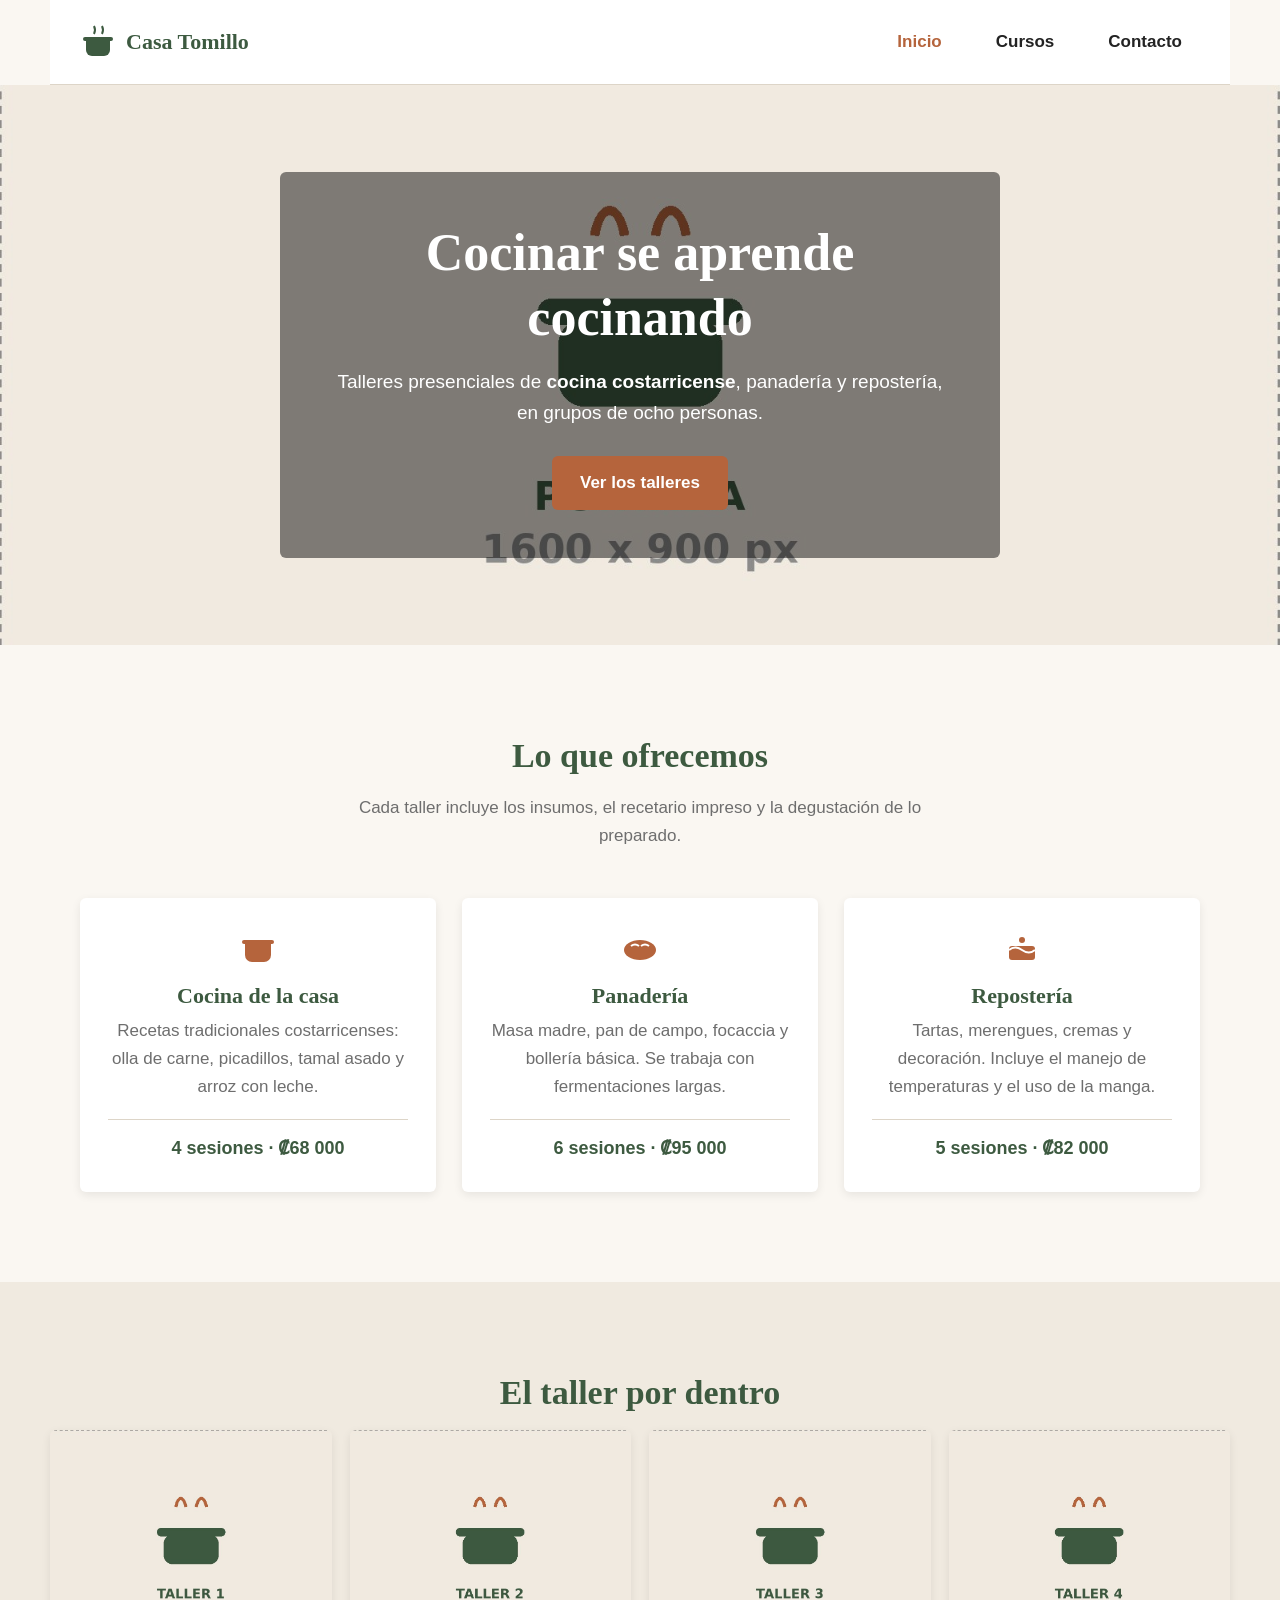
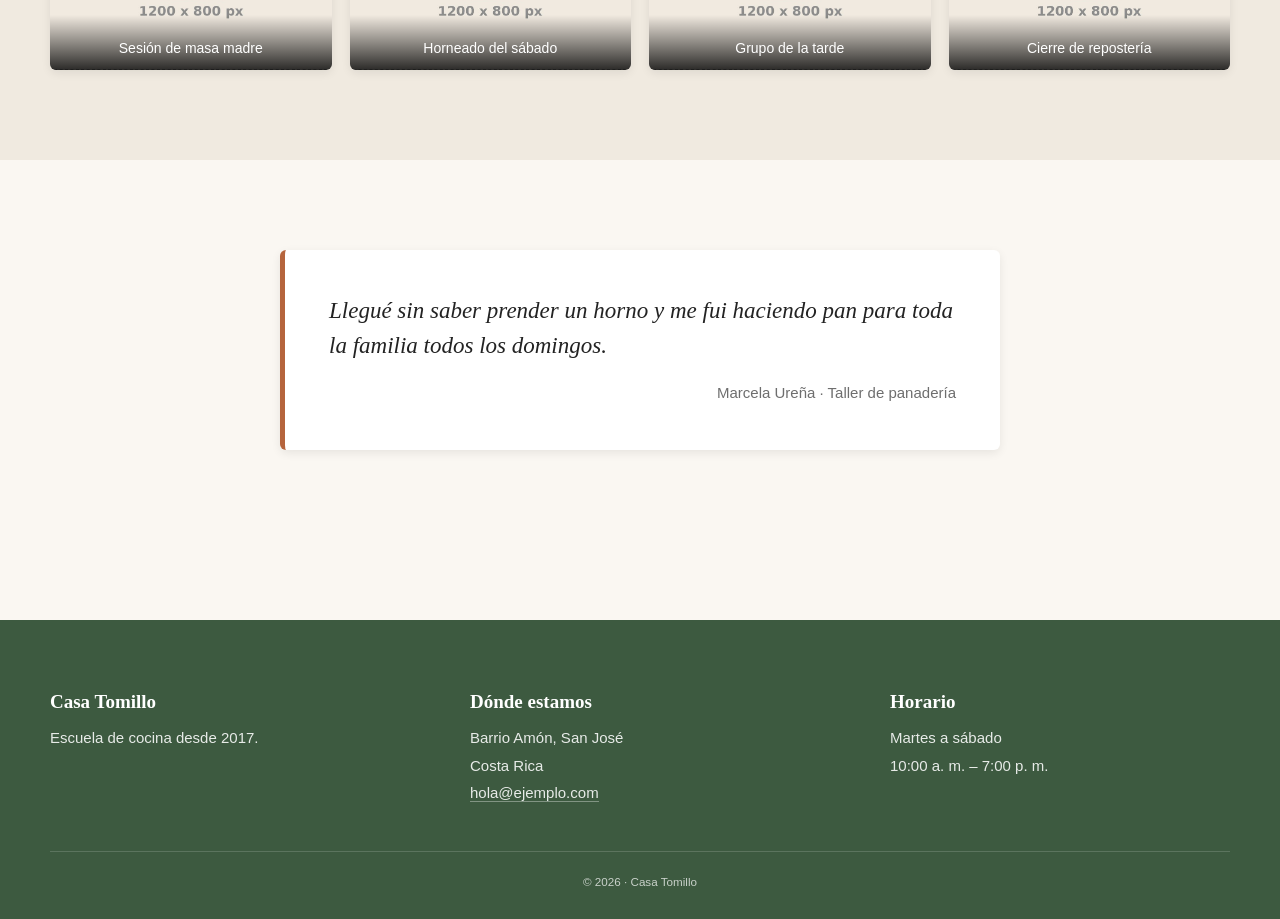
<file: UA1/casa tomillo/index.html>
<!DOCTYPE html>
<html lang="es">

<head>
  <meta charset="UTF-8">
  <meta name="author" content="Escriba aquí su nombre completo">
  <meta name="description" content="Casa Tomillo: escuela de cocina con talleres presenciales en San José.">
  <meta name="keywords" content="cocina, talleres, escuela, gastronomía, Costa Rica">

  <title>Inicio | Casa Tomillo</title>

  <link rel="icon" href="recursos/favicon.png" type="image/png">
  <link rel="stylesheet" href="css/estilos.css">
</head>

<body>

  <!-- ═══ CABECERA · igual en las tres páginas ═══ -->
  <header id="cabecera" class="cabecera">

    <a href="index.html" class="marca">
      <svg class="marca-icono" width="36" height="36" viewBox="0 0 36 36"
           xmlns="http://www.w3.org/2000/svg" role="img"
           aria-label="Logo de Casa Tomillo: una olla con vapor">
        <path d="M6 16 h24 v10 a6 6 0 0 1 -6 6 h-12 a6 6 0 0 1 -6 -6 z" fill="currentColor"/>
        <rect x="3" y="13" width="30" height="4" rx="2" fill="currentColor"/>
        <path d="M14 10 q2 -4 0 -8" stroke="currentColor" stroke-width="2" fill="none"/>
        <path d="M22 10 q2 -4 0 -8" stroke="currentColor" stroke-width="2" fill="none"/>
      </svg>
      <span class="marca-texto">Casa Tomillo</span>
    </a>

    <nav class="navegacion" aria-label="Navegación principal">
      <ul class="menu">
        <li><a href="index.html" class="menu-enlace activo">Inicio</a></li>
        <li><a href="cursos.html" class="menu-enlace">Cursos</a></li>
        <li><a href="contacto.html" class="menu-enlace">Contacto</a></li>
      </ul>
    </nav>

  </header>

  <main id="contenido">

    <!-- ═══ PORTADA ═══ -->
    <section id="portada" class="portada">
      <div class="portada-caja">
        <h1 class="portada-titulo">Cocinar se aprende cocinando</h1>
        <p class="portada-bajada">
          Talleres presenciales de <strong>cocina costarricense</strong>,
          panadería y repostería, en grupos de ocho personas.
        </p>
        <a href="cursos.html" class="boton boton-principal">Ver los talleres</a>
      </div>
    </section>

    <!-- ═══ TRES PROPUESTAS · maquetadas con Flexbox ═══ -->
    <section id="propuestas" class="seccion">
      <h2 class="seccion-titulo">Lo que ofrecemos</h2>
      <p class="seccion-entrada">
        Cada taller incluye los insumos, el recetario impreso y la degustación
        de lo preparado.
      </p>

      <div class="fila-propuestas">

        <article class="tarjeta">
          <svg class="tarjeta-icono" width="42" height="42" viewBox="0 0 42 42"
               xmlns="http://www.w3.org/2000/svg" role="img" aria-label="Icono de olla">
            <path d="M8 18 h26 v11 a7 7 0 0 1 -7 7 h-12 a7 7 0 0 1 -7 -7 z" fill="currentColor"/>
            <rect x="5" y="14" width="32" height="4" rx="2" fill="currentColor"/>
          </svg>
          <h3 class="tarjeta-titulo">Cocina de la casa</h3>
          <p class="tarjeta-texto">
            Recetas tradicionales costarricenses: olla de carne, picadillos,
            tamal asado y arroz con leche.
          </p>
          <p class="tarjeta-dato">4 sesiones · ₡68 000</p>
        </article>

        <article class="tarjeta">
          <svg class="tarjeta-icono" width="42" height="42" viewBox="0 0 42 42"
               xmlns="http://www.w3.org/2000/svg" role="img" aria-label="Icono de pan">
            <ellipse cx="21" cy="24" rx="16" ry="10" fill="currentColor"/>
            <path d="M12 20 q4 -3 8 0 M22 20 q4 -3 8 0" stroke="#FFFFFF"
                  stroke-width="2" fill="none"/>
          </svg>
          <h3 class="tarjeta-titulo">Panadería</h3>
          <p class="tarjeta-texto">
            Masa madre, pan de campo, focaccia y bollería básica. Se trabaja
            con fermentaciones largas.
          </p>
          <p class="tarjeta-dato">6 sesiones · ₡95 000</p>
        </article>

        <article class="tarjeta">
          <svg class="tarjeta-icono" width="42" height="42" viewBox="0 0 42 42"
               xmlns="http://www.w3.org/2000/svg" role="img" aria-label="Icono de pastel">
            <rect x="8" y="20" width="26" height="14" rx="3" fill="currentColor"/>
            <path d="M8 24 q6 -5 13 0 q7 5 13 0" stroke="#FFFFFF" stroke-width="2" fill="none"/>
            <circle cx="21" cy="14" r="3" fill="currentColor"/>
          </svg>
          <h3 class="tarjeta-titulo">Repostería</h3>
          <p class="tarjeta-texto">
            Tartas, merengues, cremas y decoración. Incluye el manejo de
            temperaturas y el uso de la manga.
          </p>
          <p class="tarjeta-dato">5 sesiones · ₡82 000</p>
        </article>

      </div>
    </section>

    <!-- ═══ GALERÍA · maquetada con Grid ═══ -->
    <section id="galeria" class="seccion seccion-alterna">
      <h2 class="seccion-titulo">El taller por dentro</h2>

      <div class="rejilla-galeria">

        <figure class="pieza">
          <img src="recursos/taller-1.jpg" alt="Manos amasando pan sobre una mesa de madera"
               width="1200" height="800">
          <figcaption class="pieza-pie">Sesión de masa madre</figcaption>
        </figure>

        <figure class="pieza">
          <img src="recursos/taller-2.jpg" alt="Bandeja de panes recién horneados"
               width="1200" height="800">
          <figcaption class="pieza-pie">Horneado del sábado</figcaption>
        </figure>

        <figure class="pieza">
          <img src="recursos/taller-3.jpg" alt="Grupo de participantes cocinando en la mesa central"
               width="1200" height="800">
          <figcaption class="pieza-pie">Grupo de la tarde</figcaption>
        </figure>

        <figure class="pieza">
          <img src="recursos/taller-4.jpg" alt="Detalle de una tarta decorada con frutas"
               width="1200" height="800">
          <figcaption class="pieza-pie">Cierre de repostería</figcaption>
        </figure>

      </div>
    </section>

    <!-- ═══ TESTIMONIO ═══ -->
    <section id="testimonio" class="seccion">
      <blockquote class="cita">
        <p class="cita-texto">
          Llegué sin saber prender un horno y me fui haciendo pan para toda
          la familia todos los domingos.
        </p>
        <footer class="cita-autoria">Marcela Ureña · Taller de panadería</footer>
      </blockquote>
    </section>

  </main>

  <!-- ═══ PIE · igual en las tres páginas ═══ -->
  <footer id="pie" class="pie">
    <div class="pie-columnas">

      <div class="pie-bloque">
        <h2 class="pie-titulo">Casa Tomillo</h2>
        <p class="pie-texto">Escuela de cocina desde 2017.</p>
      </div>

      <div class="pie-bloque">
        <h2 class="pie-titulo">Dónde estamos</h2>
        <address class="pie-datos">
          Barrio Amón, San José<br>
          Costa Rica<br>
          <a href="mailto:hola@ejemplo.com" class="pie-enlace">hola@ejemplo.com</a>
        </address>
      </div>

      <div class="pie-bloque">
        <h2 class="pie-titulo">Horario</h2>
        <p class="pie-texto">
          Martes a sábado<br>
          10:00 a. m. – 7:00 p. m.
        </p>
      </div>

    </div>

    <p class="pie-creditos"><small>&copy; 2026 · Casa Tomillo</small></p>
  </footer>
<script src="js/app.js"></script>
</body>

</html>
</file>
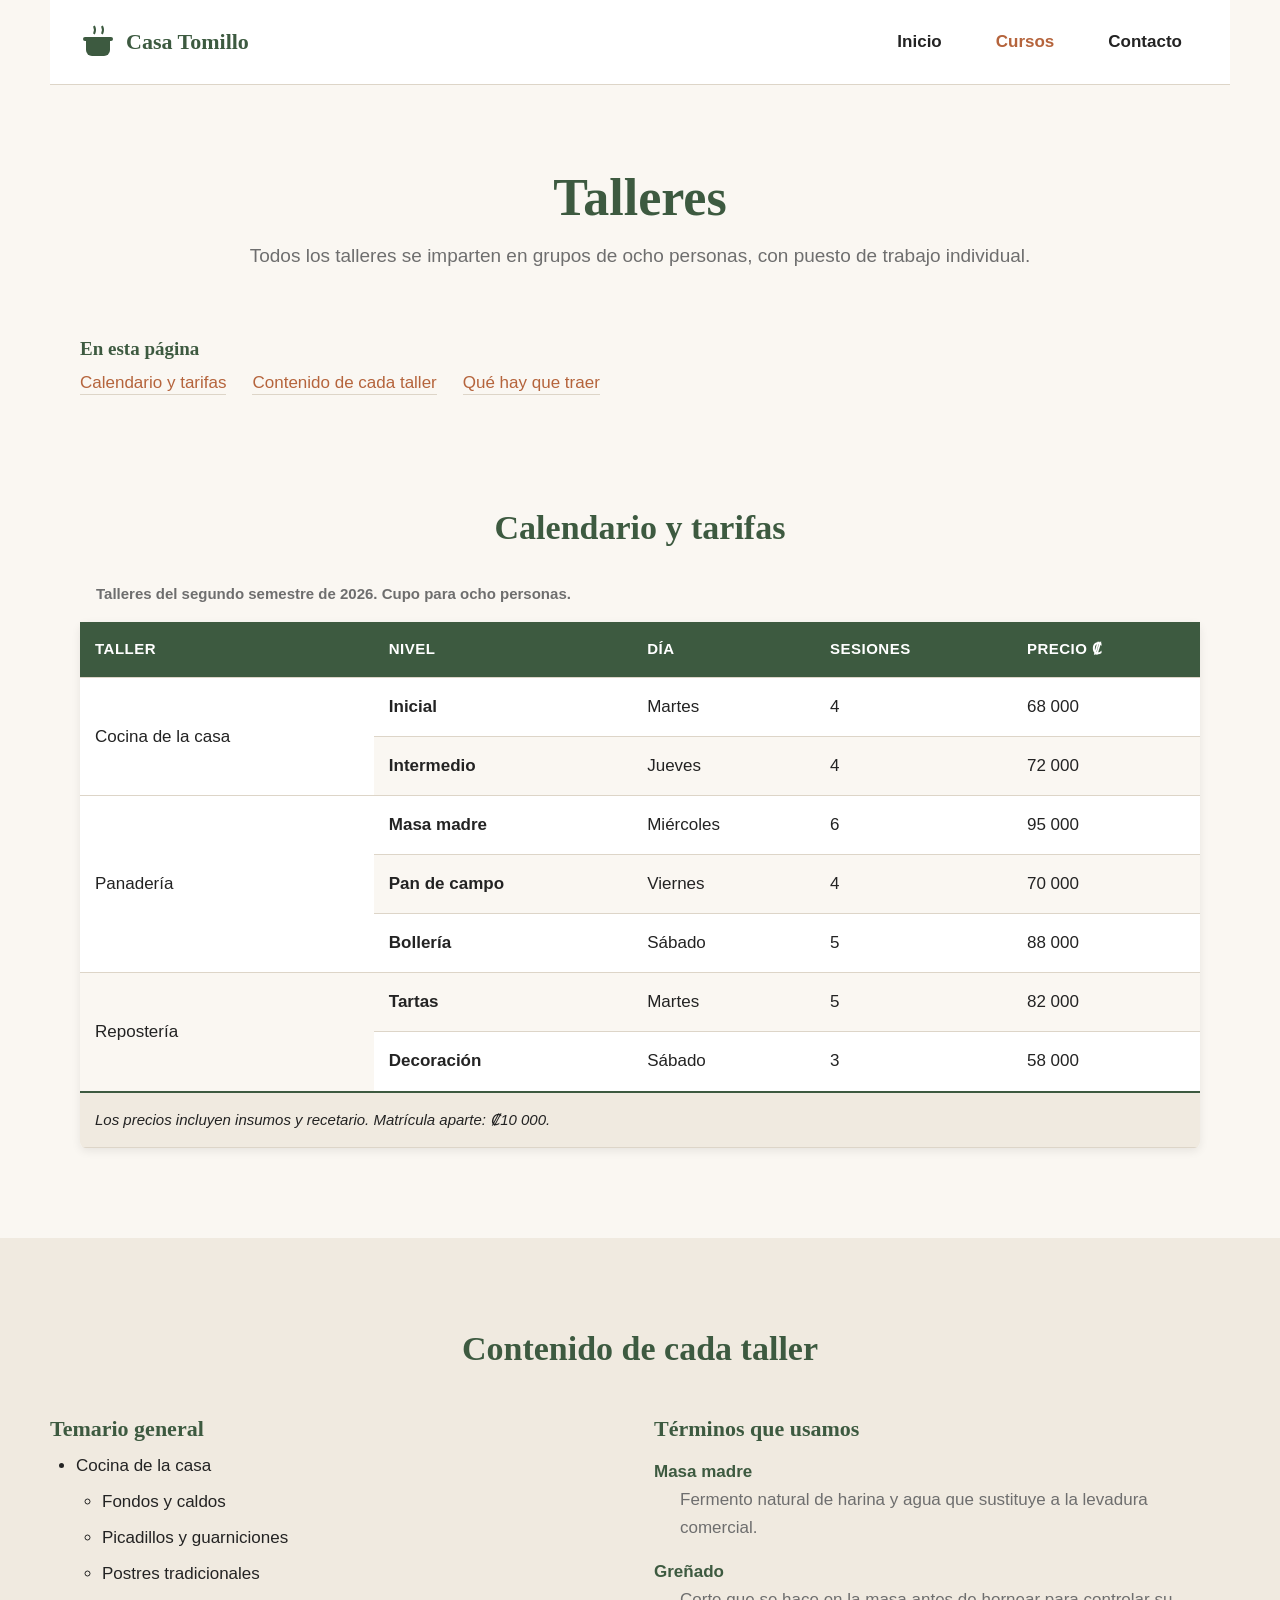
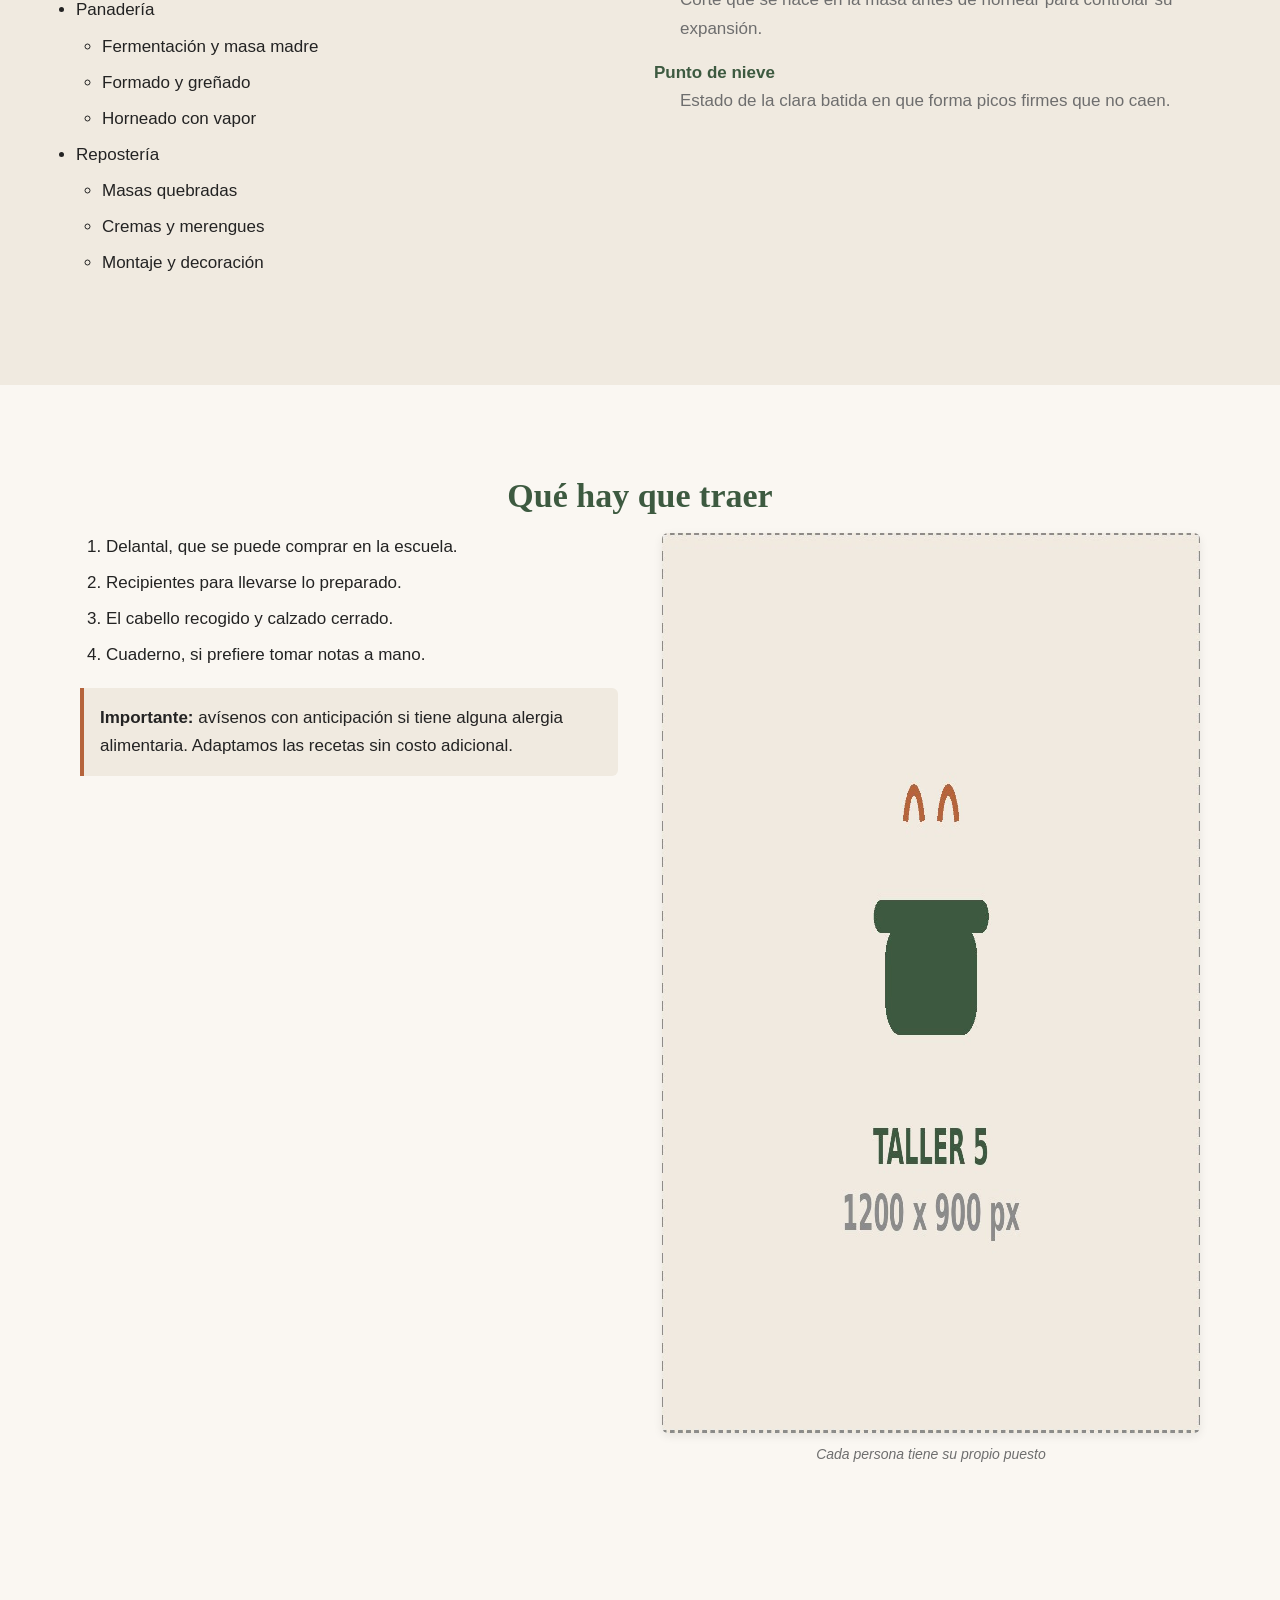
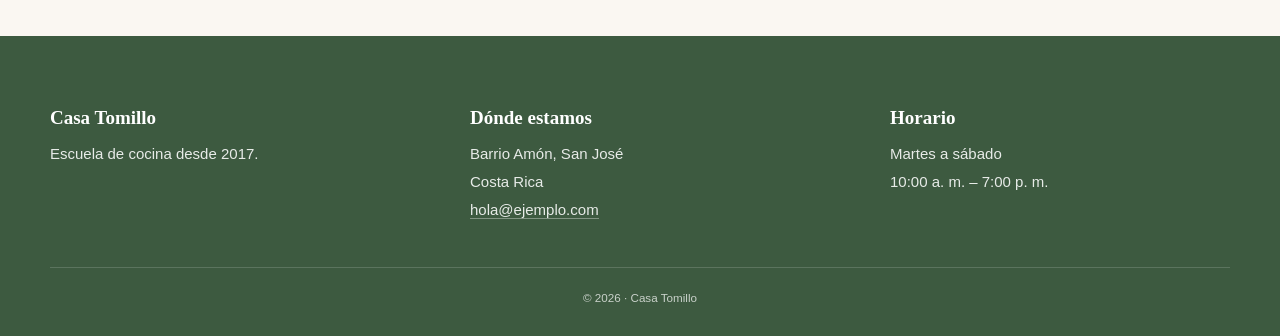
<file: UA1/casa tomillo/cursos.html>
<!doctype html>
<html lang="es">
  <head>
    <meta charset="UTF-8" />
    <meta name="author" content="Escriba aquí su nombre completo" />
    <meta
      name="description"
      content="Talleres de cocina, panadería y repostería: contenidos, horarios y tarifas."
    />
    <meta
      name="keywords"
      content="talleres, cursos, cocina, panadería, repostería"
    />

    <title>Cursos | Casa Tomillo</title>

    <link rel="icon" href="recursos/favicon.png" type="image/png" />
    <link rel="stylesheet" href="css/estilos.css" />
  </head>

  <body>
    <header id="cabecera" class="cabecera">
      <a href="index.html" class="marca">
        <svg
          class="marca-icono"
          width="36"
          height="36"
          viewBox="0 0 36 36"
          xmlns="http://www.w3.org/2000/svg"
          role="img"
          aria-label="Logo de Casa Tomillo: una olla con vapor"
        >
          <path
            d="M6 16 h24 v10 a6 6 0 0 1 -6 6 h-12 a6 6 0 0 1 -6 -6 z"
            fill="currentColor"
          />
          <rect x="3" y="13" width="30" height="4" rx="2" fill="currentColor" />
          <path
            d="M14 10 q2 -4 0 -8"
            stroke="currentColor"
            stroke-width="2"
            fill="none"
          />
          <path
            d="M22 10 q2 -4 0 -8"
            stroke="currentColor"
            stroke-width="2"
            fill="none"
          />
        </svg>
        <span class="marca-texto">Casa Tomillo</span>
      </a>

      <nav class="navegacion" aria-label="Navegación principal">
        <ul class="menu">
          <li><a href="index.html" class="menu-enlace">Inicio</a></li>
          <li><a href="cursos.html" class="menu-enlace activo">Cursos</a></li>
          <li><a href="contacto.html" class="menu-enlace">Contacto</a></li>
        </ul>
      </nav>
    </header>

    <main id="contenido">
      <section id="intro" class="pagina-encabezado">
        <h1 class="pagina-titulo">Talleres</h1>
        <p class="pagina-bajada">
          Todos los talleres se imparten en grupos de ocho personas, con puesto
          de trabajo individual.
        </p>
      </section>

      <!-- ═══ ÍNDICE INTERNO ═══ -->
      <nav class="indice" aria-label="Contenido de la página">
        <h2 class="indice-titulo">En esta página</h2>
        <ul class="indice-lista">
          <li><a href="#calendario">Calendario y tarifas</a></li>
          <li><a href="#contenidos">Contenido de cada taller</a></li>
          <li><a href="#requisitos">Qué hay que traer</a></li>
        </ul>
      </nav>

      <!-- ═══ LA TABLA ═══ -->
      <section id="calendario" class="seccion">
        <h2 class="seccion-titulo">Calendario y tarifas</h2>

        <table class="tabla">
          <caption class="tabla-titulo">
            Talleres del segundo semestre de 2026. Cupo para ocho personas.
          </caption>

          <thead>
            <tr>
              <th scope="col">Taller</th>
              <th scope="col">Nivel</th>
              <th scope="col">Día</th>
              <th scope="col">Sesiones</th>
              <th scope="col">Precio ₡</th>
            </tr>
          </thead>

          <tbody>
            <tr>
              <td rowspan="2">Cocina de la casa</td>
              <th scope="row">Inicial</th>
              <td>Martes</td>
              <td>4</td>
              <td>68 000</td>
            </tr>
            <tr>
              <th scope="row">Intermedio</th>
              <td>Jueves</td>
              <td>4</td>
              <td>72 000</td>
            </tr>

            <tr>
              <td rowspan="3">Panadería</td>
              <th scope="row">Masa madre</th>
              <td>Miércoles</td>
              <td>6</td>
              <td>95 000</td>
            </tr>
            <tr>
              <th scope="row">Pan de campo</th>
              <td>Viernes</td>
              <td>4</td>
              <td>70 000</td>
            </tr>
            <tr>
              <th scope="row">Bollería</th>
              <td>Sábado</td>
              <td>5</td>
              <td>88 000</td>
            </tr>

            <tr>
              <td rowspan="2">Repostería</td>
              <th scope="row">Tartas</th>
              <td>Martes</td>
              <td>5</td>
              <td>82 000</td>
            </tr>
            <tr>
              <th scope="row">Decoración</th>
              <td>Sábado</td>
              <td>3</td>
              <td>58 000</td>
            </tr>
          </tbody>

          <tfoot>
            <tr>
              <td colspan="5">
                Los precios incluyen insumos y recetario. Matrícula aparte: ₡10
                000.
              </td>
            </tr>
          </tfoot>
        </table>
      </section>

      <!-- ═══ LISTAS ═══ -->
      <section id="contenidos" class="seccion seccion-alterna">
        <h2 class="seccion-titulo">Contenido de cada taller</h2>

        <div class="dos-columnas">
          <div class="columna">
            <h3 class="subtitulo">Temario general</h3>
            <ul class="lista-temario">
              <li>
                Cocina de la casa
                <ul>
                  <li>Fondos y caldos</li>
                  <li>Picadillos y guarniciones</li>
                  <li>Postres tradicionales</li>
                </ul>
              </li>
              <li>
                Panadería
                <ul>
                  <li>Fermentación y masa madre</li>
                  <li>Formado y greñado</li>
                  <li>Horneado con vapor</li>
                </ul>
              </li>
              <li>
                Repostería
                <ul>
                  <li>Masas quebradas</li>
                  <li>Cremas y merengues</li>
                  <li>Montaje y decoración</li>
                </ul>
              </li>
            </ul>
          </div>

          <div class="columna">
            <h3 class="subtitulo">Términos que usamos</h3>
            <dl class="glosario">
              <dt class="glosario-termino">Masa madre</dt>
              <dd class="glosario-definicion">
                Fermento natural de harina y agua que sustituye a la levadura
                comercial.
              </dd>

              <dt class="glosario-termino">Greñado</dt>
              <dd class="glosario-definicion">
                Corte que se hace en la masa antes de hornear para controlar su
                expansión.
              </dd>

              <dt class="glosario-termino">Punto de nieve</dt>
              <dd class="glosario-definicion">
                Estado de la clara batida en que forma picos firmes que no caen.
              </dd>
            </dl>
          </div>
        </div>
      </section>

      <!-- ═══ REQUISITOS ═══ -->
      <section id="requisitos" class="seccion">
        <h2 class="seccion-titulo">Qué hay que traer</h2>

        <div class="dos-columnas">
          <div class="columna">
            <ol class="lista-requisitos">
              <li>Delantal, que se puede comprar en la escuela.</li>
              <li>Recipientes para llevarse lo preparado.</li>
              <li>El cabello recogido y calzado cerrado.</li>
              <li>Cuaderno, si prefiere tomar notas a mano.</li>
            </ol>

            <p class="aviso-taller">
              <strong>Importante:</strong> avísenos con anticipación si tiene
              alguna alergia alimentaria. Adaptamos las recetas sin costo
              adicional.
            </p>
          </div>

          <figure class="columna-figura">
            <img
              src="recursos/taller-5.jpg"
              alt="Puesto de trabajo individual con utensilios ordenados"
              width="1200"
              height="900"
            />
            <figcaption class="figura-pie">
              Cada persona tiene su propio puesto
            </figcaption>
          </figure>
        </div>
      </section>
    </main>

    <footer id="pie" class="pie">
      <div class="pie-columnas">
        <div class="pie-bloque">
          <h2 class="pie-titulo">Casa Tomillo</h2>
          <p class="pie-texto">Escuela de cocina desde 2017.</p>
        </div>

        <div class="pie-bloque">
          <h2 class="pie-titulo">Dónde estamos</h2>
          <address class="pie-datos">
            Barrio Amón, San José<br />
            Costa Rica<br />
            <a href="mailto:hola@ejemplo.com" class="pie-enlace"
              >hola@ejemplo.com</a
            >
          </address>
        </div>

        <div class="pie-bloque">
          <h2 class="pie-titulo">Horario</h2>
          <p class="pie-texto">
            Martes a sábado<br />
            10:00 a. m. – 7:00 p. m.
          </p>
        </div>
      </div>

      <p class="pie-creditos"><small>&copy; 2026 · Casa Tomillo</small></p>
    </footer>

    <script src="js/app.js"></script>
  </body>
</html>
</file>
<file: UA1/casa tomillo/css/estilos.css>
/* ═══════════════════════════════════════════════════════════════════════
   CASA TOMILLO · HOJA DE ESTILOS
   Escuela de cocina · San José, Costa Rica

   Esta hoja produce un sitio que se ve correctamente en un monitor de
   escritorio. Fue escrita antes de que el proyecto contemplara el uso
   desde teléfonos.
   ═══════════════════════════════════════════════════════════════════════ */


/* ─── RESET ──────────────────────────────────────────────────────────── */
* {
  margin: 0;
  padding: 0;
  box-sizing: border-box;
}


/* ─── VARIABLES ──────────────────────────────────────────────────────── */
:root {
  --verde:        #3D5A40;
  --verde-oscuro: #2A3F2C;
  --terracota:    #B5643C;
  --terracota-os: #94502F;
  --tinta:        #232323;
  --suave:        #6E6E6E;
  --crema:        #FAF7F2;
  --crema-alt:    #F0EAE0;
  --linea:        #DDD5C8;
  --blanco:       #FFFFFF;

  --fuente-titulo: Georgia, 'Times New Roman', serif;
  --fuente-texto:  'Segoe UI', Arial, sans-serif;

  --radio:  6px;
  --sombra: 0 3px 10px rgba(0, 0, 0, 0.08);
  --sombra-alta: 0 8px 20px rgba(0, 0, 0, 0.14);
}


/* ─── BASE ───────────────────────────────────────────────────────────── */
body {
  font-family: var(--fuente-texto);
  font-size: 17px;
  line-height: 1.65;
  color: var(--tinta);
  background-color: var(--crema);
}

h1, h2, h3 {
  font-family: var(--fuente-titulo);
  line-height: 1.25;
  color: var(--verde);
}

h1 { font-size: 52px; }
h2 { font-size: 34px; }
h3 { font-size: 22px; }

p { margin-bottom: 18px; }

a {
  color: var(--terracota);
  text-decoration: none;
}

img {
  display: block;
}


/* ─── CONTENEDORES ───────────────────────────────────────────────────── */
.seccion {
  width: 1180px;
  margin-left: auto;
  margin-right: auto;
  padding: 90px 30px;
}

.seccion-alterna {
  background-color: var(--crema-alt);
  width: 100%;
}

.seccion-alterna > * {
  width: 1180px;
  margin-left: auto;
  margin-right: auto;
}

.seccion-titulo {
  text-align: center;
  margin-bottom: 16px;
}

.seccion-entrada {
  width: 640px;
  margin-left: auto;
  margin-right: auto;
  margin-bottom: 48px;
  text-align: center;
  color: var(--suave);
}

.pagina-encabezado {
  width: 1180px;
  margin: 0 auto;
  padding: 80px 30px 48px;
  text-align: center;
}

.pagina-titulo   { margin-bottom: 10px; }
.pagina-bajada   { color: var(--suave); font-size: 19px; }
.subtitulo       { margin-top: 28px; margin-bottom: 10px; }


/* ─── CABECERA ───────────────────────────────────────────────────────── */
.cabecera {
  display: flex;
  justify-content: space-between;
  align-items: center;
  width: 1180px;
  margin: 0 auto;
  padding: 18px 30px;
  background-color: var(--blanco);
  border-bottom: 1px solid var(--linea);
}

.marca {
  display: flex;
  align-items: center;
  gap: 10px;
  color: var(--verde);
}

.marca-icono { color: var(--verde); }

.marca-texto {
  font-family: var(--fuente-titulo);
  font-size: 22px;
  font-weight: 700;
}

.navegacion {
  display: flex;
  align-items: center;
}

.menu {
  display: flex;
  gap: 18px;
  list-style: none;
}

.menu-enlace {
  display: inline-block;
  padding: 10px 18px;
  color: var(--tinta);
  font-weight: 600;
  border-radius: var(--radio);
  transition: background-color 0.25s ease, color 0.25s ease;
}

.menu-enlace:hover {
  background-color: var(--crema-alt);
  color: var(--verde);
}

.menu-enlace:focus {
  outline: 2px solid var(--terracota);
  outline-offset: 2px;
}

.menu-enlace.activo { color: var(--terracota); }


/* ─── PORTADA ────────────────────────────────────────────────────────── */
.portada {
  background-color: var(--verde);
  background-image: url('../recursos/portada.jpg');
  background-size: cover;
  background-position: center;
  background-repeat: no-repeat;
  height: 560px;
  display: flex;
  align-items: center;
  justify-content: center;
  padding: 30px;
  text-align: center;
}

.portada-caja {
  background-color: rgba(0, 0, 0, 0.48);
  padding: 48px;
  border-radius: var(--radio);
  width: 720px;
}

.portada-titulo {
  color: var(--blanco);
  margin-bottom: 16px;
}

.portada-bajada {
  color: var(--blanco);
  font-size: 19px;
  margin-bottom: 28px;
}


/* ─── TARJETAS · Flexbox ─────────────────────────────────────────────── */
.fila-propuestas {
  display: flex;
  gap: 26px;
}

.tarjeta {
  width: 360px;
  background-color: var(--blanco);
  padding: 28px;
  border-radius: var(--radio);
  box-shadow: var(--sombra);
  text-align: center;
  display: flex;
  flex-direction: column;
  transition: transform 0.25s ease, box-shadow 0.25s ease;
}

.tarjeta:hover {
  transform: translateY(-5px);
  box-shadow: var(--sombra-alta);
}

.tarjeta-icono  { color: var(--terracota); margin: 0 auto 14px; }
.tarjeta-titulo { margin-bottom: 8px; }
.tarjeta-texto  { color: var(--suave); flex-grow: 1; }

.tarjeta-dato {
  font-weight: 700;
  color: var(--verde);
  font-size: 18px;
  margin-bottom: 0;
  padding-top: 14px;
  border-top: 1px solid var(--linea);
}


/* ─── GALERÍA · Grid ─────────────────────────────────────────────────── */
.rejilla-galeria {
  display: grid;
  grid-template-columns: 1fr 1fr 1fr 1fr;
  gap: 18px;
}

.pieza {
  position: relative;
  overflow: hidden;
  border-radius: var(--radio);
  box-shadow: var(--sombra);
  background-color: var(--crema-alt);
}

.pieza img {
  width: 100%;
  height: 240px;
  object-fit: cover;
  transition: transform 0.4s ease;
}

.pieza:hover img { transform: scale(1.06); }

.pieza-pie {
  position: absolute;
  bottom: 0;
  left: 0;
  right: 0;
  background: linear-gradient(to top, rgba(0,0,0,.82), rgba(0,0,0,0));
  color: var(--blanco);
  padding: 22px 12px 10px;
  font-size: 14px;
  text-align: center;
}


/* ─── CITA ───────────────────────────────────────────────────────────── */
.cita {
  width: 720px;
  margin: 0 auto;
  padding: 44px;
  background-color: var(--blanco);
  border-left: 5px solid var(--terracota);
  border-radius: var(--radio);
  box-shadow: var(--sombra);
}

.cita-texto {
  font-family: var(--fuente-titulo);
  font-size: 23px;
  font-style: italic;
  line-height: 1.5;
}

.cita-autoria {
  color: var(--suave);
  font-size: 15px;
  text-align: right;
}


/* ─── ÍNDICE INTERNO ─────────────────────────────────────────────────── */
.indice {
  width: 1180px;
  margin: 0 auto 20px;
  padding: 0 30px;
}

.indice-titulo { font-size: 19px; margin-bottom: 8px; }

.indice-lista {
  display: flex;
  gap: 26px;
  list-style: none;
}

.indice-lista a {
  border-bottom: 1px solid var(--linea);
  padding-bottom: 2px;
}


/* ─── TABLA ──────────────────────────────────────────────────────────── */
.tabla {
  width: 100%;
  border-collapse: collapse;
  background-color: var(--blanco);
  border-radius: var(--radio);
  overflow: hidden;
  box-shadow: var(--sombra);
}

.tabla-titulo {
  padding: 16px;
  font-weight: 600;
  text-align: left;
  color: var(--suave);
  font-size: 15px;
}

.tabla th,
.tabla td {
  padding: 15px;
  border-bottom: 1px solid var(--linea);
  text-align: left;
}

.tabla thead th {
  background-color: var(--verde);
  color: var(--blanco);
  font-size: 15px;
  text-transform: uppercase;
  letter-spacing: 0.5px;
}

.tabla tbody tr:nth-child(even) { background-color: var(--crema); }
.tabla tbody tr:hover           { background-color: var(--crema-alt); }

.tabla tfoot td {
  background-color: var(--crema-alt);
  font-style: italic;
  font-size: 15px;
  border-top: 2px solid var(--verde);
}


/* ─── DOS COLUMNAS · Flexbox ─────────────────────────────────────────── */
.dos-columnas {
  display: flex;
  gap: 44px;
  align-items: flex-start;
}

.columna        { width: 560px; }
.columna-figura { width: 560px; margin: 0; }

.columna-figura img {
  width: 100%;
  border-radius: var(--radio);
  box-shadow: var(--sombra);
}

.figura-pie {
  margin-top: 10px;
  font-size: 14px;
  color: var(--suave);
  text-align: center;
  font-style: italic;
}


/* ─── LISTAS ─────────────────────────────────────────────────────────── */
.lista-temario,
.lista-requisitos,
.lista-horario {
  padding-left: 26px;
  margin-bottom: 18px;
}

.lista-temario li,
.lista-requisitos li,
.lista-horario li { margin-bottom: 8px; }

.lista-temario ul { padding-left: 26px; margin-top: 8px; }

.glosario-termino {
  font-weight: 700;
  color: var(--verde);
  margin-top: 16px;
}

.glosario-definicion {
  margin-left: 26px;
  color: var(--suave);
}

.aviso-taller {
  background-color: var(--crema-alt);
  border-left: 4px solid var(--terracota);
  padding: 16px;
  border-radius: 0 var(--radio) var(--radio) 0;
}

.direccion {
  font-style: normal;
  color: var(--suave);
  line-height: 1.9;
  margin-bottom: 18px;
}


/* ─── FORMULARIO ─────────────────────────────────────────────────────── */
.formulario {
  width: 720px;
  margin: 0 auto;
}

.grupo {
  border: 1px solid var(--linea);
  border-radius: var(--radio);
  padding: 26px;
  margin-bottom: 26px;
  background-color: var(--blanco);
}

.grupo-titulo {
  font-family: var(--fuente-titulo);
  font-weight: 700;
  color: var(--verde);
  padding: 0 8px;
  font-size: 19px;
}

.grupo-opciones {
  border: none;
  padding: 14px 0 0;
  margin-bottom: 0;
}

.campo { margin-bottom: 18px; }

.campo-etiqueta {
  display: block;
  margin-bottom: 5px;
  font-weight: 600;
  font-size: 15px;
}

.campo-entrada {
  width: 100%;
  padding: 11px 15px;
  border: 1px solid var(--linea);
  border-radius: var(--radio);
  font-size: 17px;
  font-family: inherit;
  background-color: var(--crema);
  transition: border-color 0.25s ease, box-shadow 0.25s ease;
}

.campo-entrada:focus {
  outline: none;
  border-color: var(--terracota);
  box-shadow: 0 0 0 3px rgba(181, 100, 60, 0.18);
}

.campo-ayuda {
  display: block;
  margin-top: 5px;
  font-size: 14px;
  color: var(--suave);
}

.opcion {
  margin-bottom: 9px;
  display: flex;
  align-items: center;
  gap: 9px;
}

.opcion-marca {
  width: 18px;
  height: 18px;
  accent-color: var(--terracota);
  cursor: pointer;
}

.opcion-etiqueta { font-size: 16px; cursor: pointer; }

.fila-botones {
  display: flex;
  gap: 14px;
  justify-content: flex-end;
  margin-bottom: 0;
}


/* ─── BOTONES ────────────────────────────────────────────────────────── */
.boton {
  display: inline-block;
  padding: 13px 28px;
  border: none;
  border-radius: var(--radio);
  font-family: inherit;
  font-size: 17px;
  font-weight: 600;
  cursor: pointer;
  transition: background-color 0.25s ease, transform 0.25s ease;
}

.boton-principal {
  background-color: var(--terracota);
  color: var(--blanco);
}

.boton-principal:hover {
  background-color: var(--terracota-os);
  transform: translateY(-2px);
}

.boton-secundario {
  background-color: var(--crema-alt);
  color: var(--tinta);
}

.boton-secundario:hover { background-color: var(--linea); }

.boton:focus {
  outline: 2px solid var(--verde);
  outline-offset: 2px;
}


/* ─── PIE ────────────────────────────────────────────────────────────── */
.pie {
  background-color: var(--verde);
  color: var(--blanco);
  padding: 70px 30px 26px;
  margin-top: 80px;
}

.pie-columnas {
  width: 1180px;
  margin: 0 auto;
  display: flex;
  gap: 44px;
  justify-content: space-between;
}

.pie-bloque { width: 340px; }

.pie-titulo {
  color: var(--blanco);
  font-size: 19px;
  margin-bottom: 10px;
}

.pie-texto,
.pie-datos {
  font-size: 15px;
  font-style: normal;
  opacity: 0.88;
  line-height: 1.85;
}

.pie-enlace {
  color: var(--blanco);
  border-bottom: 1px solid rgba(255, 255, 255, 0.4);
}

.pie-enlace:hover { border-bottom-color: var(--blanco); }

.pie-creditos {
  width: 1180px;
  margin: 44px auto 0;
  padding-top: 18px;
  border-top: 1px solid rgba(255, 255, 255, 0.22);
  text-align: center;
  font-size: 14px;
  opacity: 0.72;
  margin-bottom: 0;
}
</file>
